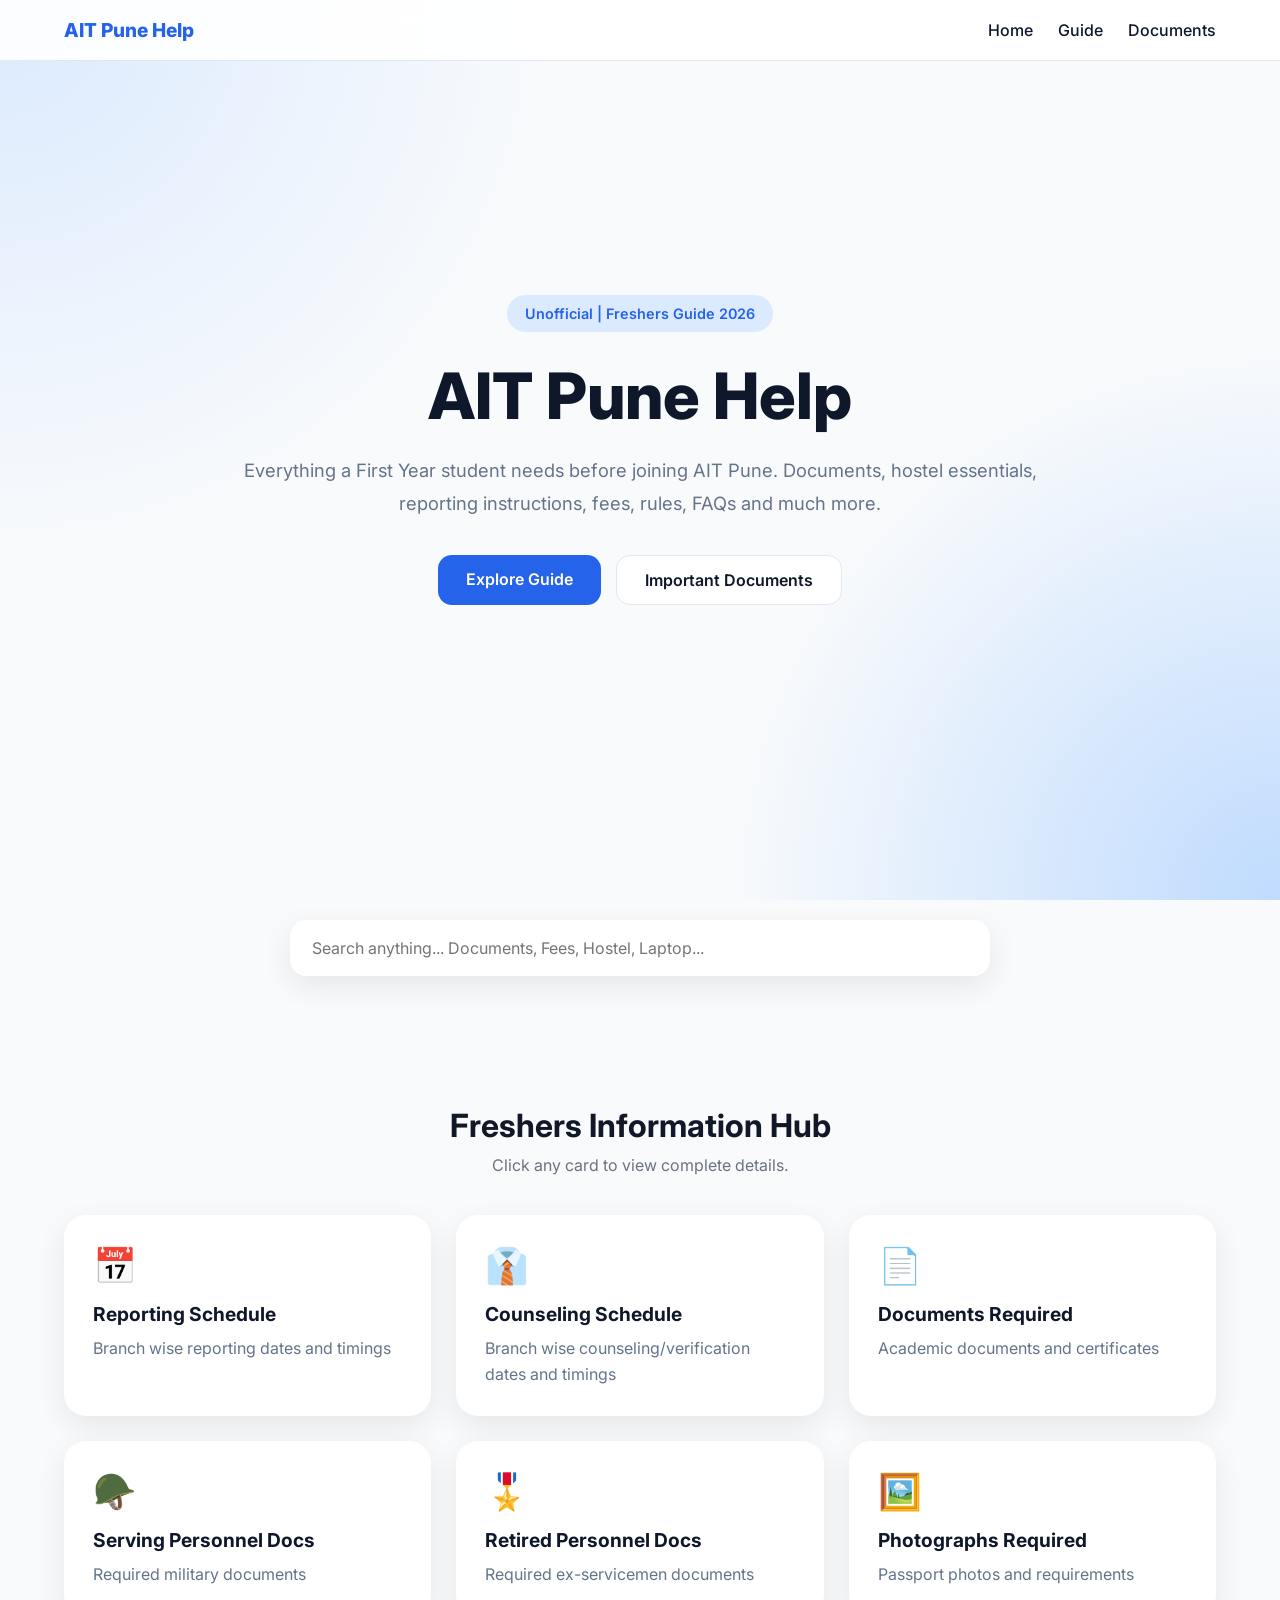
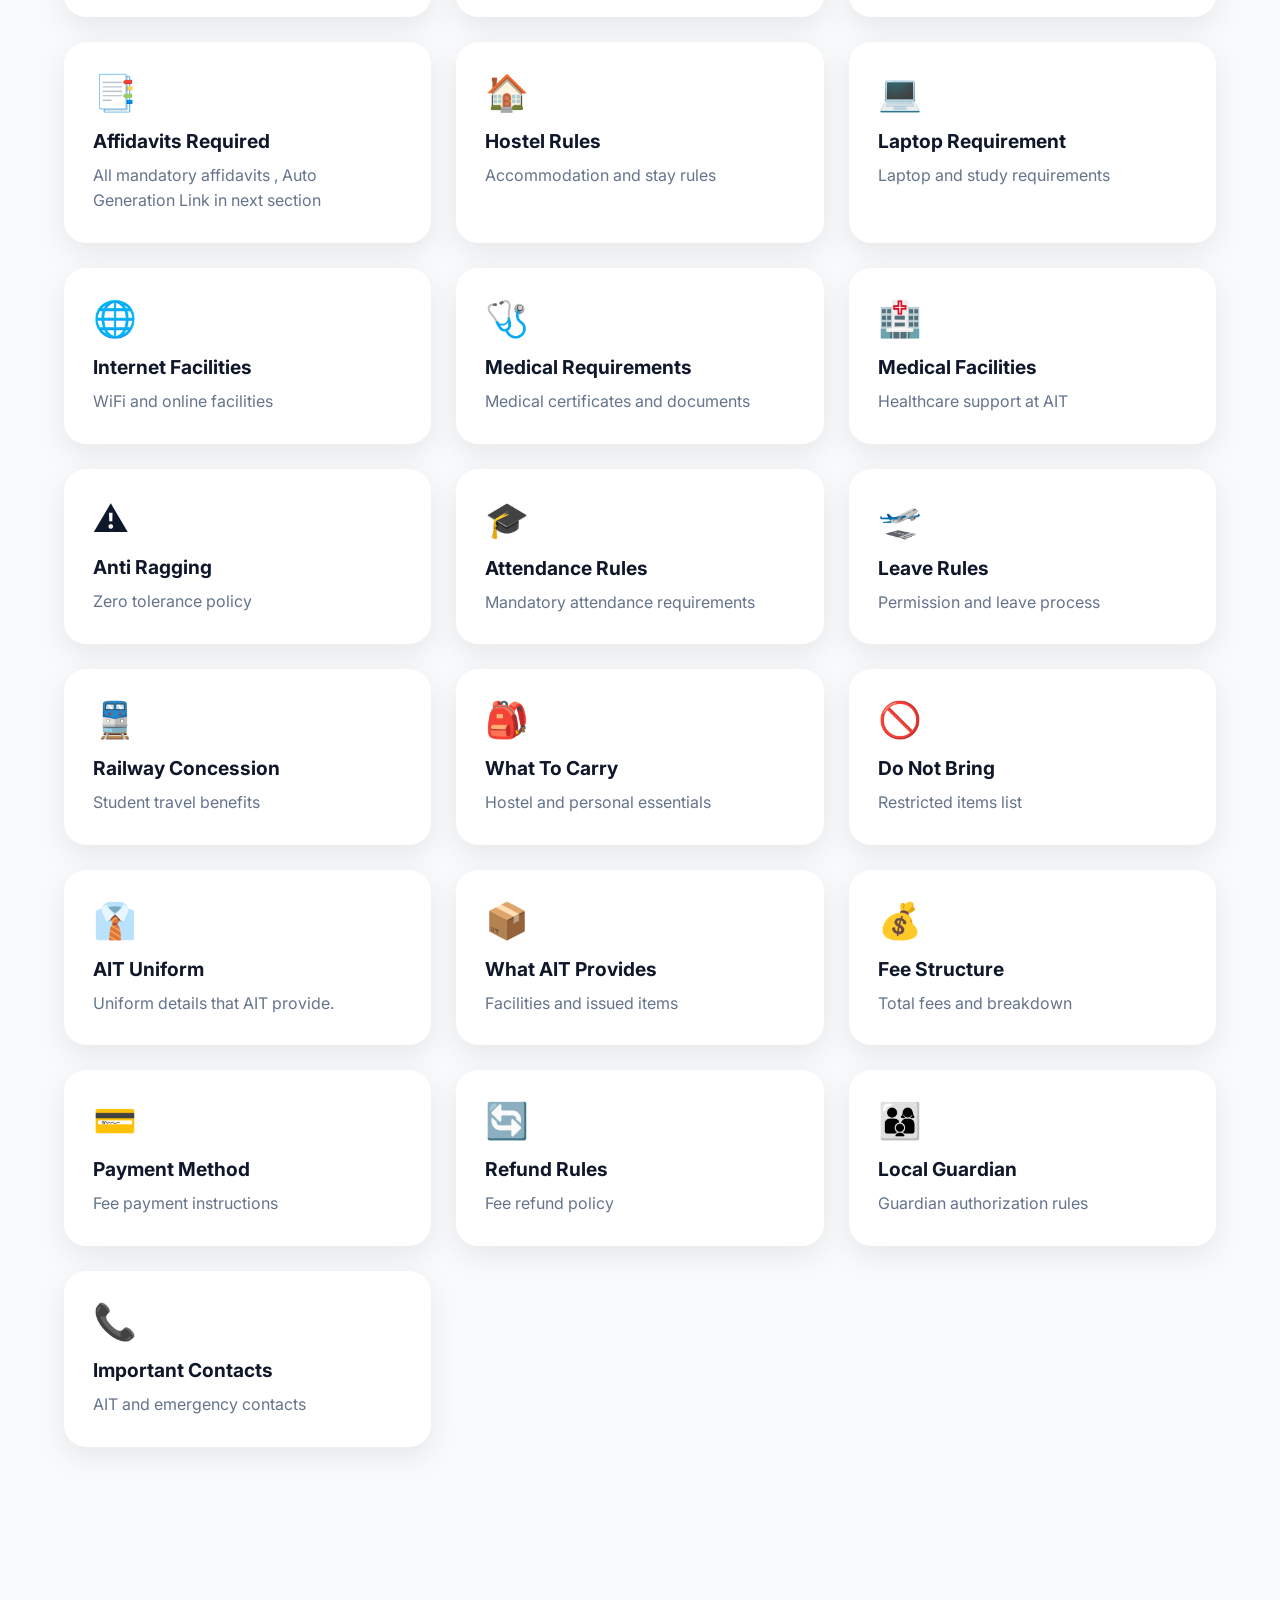
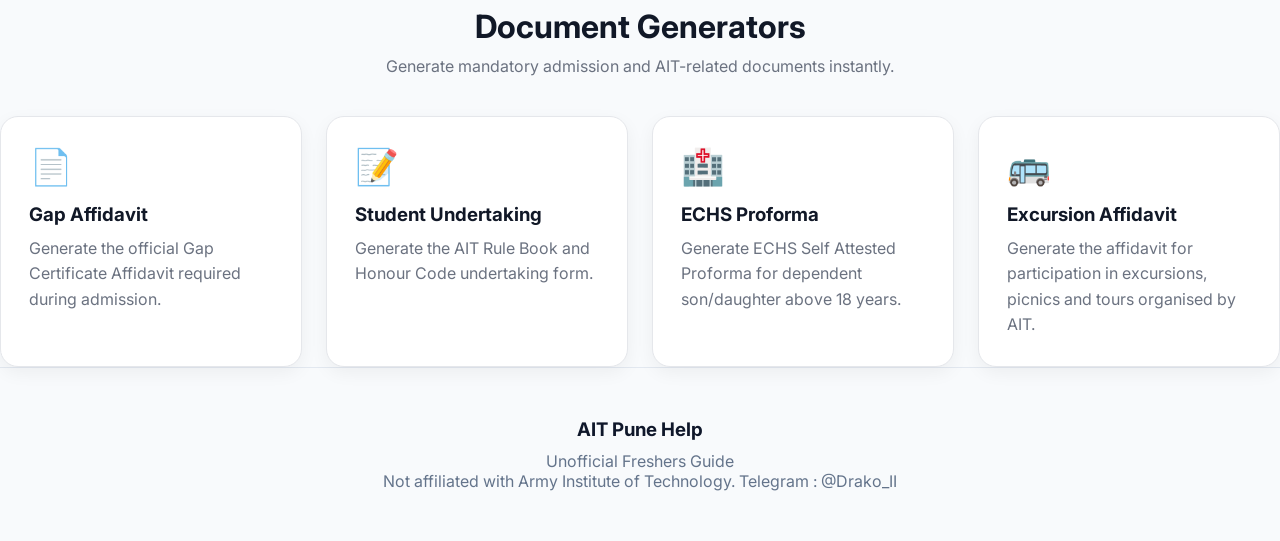
<file: index.html>
<!DOCTYPE html>
<html lang="en">

<head>
    <meta charset="UTF-8">
    <meta name="viewport" content="width=device-width, initial-scale=1.0">
    <title>AIT Pune Help Unofficial | Freshers Guide</title>

    <link rel="stylesheet" href="style.css">

    <link href="https://fonts.googleapis.com/css2?family=Inter:wght@300;400;500;600;700;800&display=swap"
        rel="stylesheet">
</head>

<body>

    <!-- ================= NAVBAR ================= -->

    <nav class="navbar">
        <div class="container nav-container">

            <div class="logo">
                AIT Pune Help
            </div>

            <ul class="nav-links">
                <li><a href="#">Home</a></li>
                <li><a href="#guide">Guide</a></li>
                <li><a href="#documents">Documents</a></li>

            </ul>

        </div>
    </nav>

    <!-- ================= HERO ================= -->

    <section class="hero">

        <div class="hero-content">

            <span class="badge">
                Unofficial | Freshers Guide 2026
            </span>

            <h1>
                AIT Pune Help
            </h1>

            <p>
                Everything a First Year student needs before joining AIT Pune.
                Documents, hostel essentials, reporting instructions, fees,
                rules, FAQs and much more.
            </p>

            <div class="hero-buttons">
                <a href="#guide" class="btn primary-btn">
                    Explore Guide
                </a>

                <a href="#documents" class="btn secondary-btn">
                    Important Documents
                </a>
            </div>

        </div>

    </section>

    <!-- ================= SEARCH ================= -->

    <section class="search-section">

        <div class="container">

            <input type="text" id="searchInput" placeholder="Search anything... Documents, Fees, Hostel, Laptop...">

        </div>

    </section>

    <!-- ================= CARDS ================= -->

    <section class="cards-section" id="guide">

        <div class="container">

            <div class="section-header">

                <h2>Freshers Information Hub</h2>

                <p>
                    Click any card to view complete details.
                </p>

            </div>

            <div class="cards-grid" id="cardsContainer">

                <!-- Card 1 -->
                <div class="info-card" data-card="reporting">
                    <div class="card-icon">📅</div>
                    <h3>Reporting Schedule</h3>
                    <p>Branch wise reporting dates and timings</p>
                </div>
                <!-- Card 2 -->
                <div class="info-card" data-card="council">
                    <div class="card-icon">👔</div>
                    <h3>Counseling Schedule</h3>
                    <p>Branch wise counseling/verification dates and timings</p>
                </div>

                <!-- Card 2 -->
                <div class="info-card" data-card="documents">
                    <div class="card-icon">📄</div>
                    <h3>Documents Required</h3>
                    <p>Academic documents and certificates</p>
                </div>

                <!-- Card 3 -->
                <div class="info-card" data-card="serving">
                    <div class="card-icon">🪖</div>
                    <h3>Serving Personnel Docs</h3>
                    <p>Required military documents</p>
                </div>

                <!-- Card 4 -->
                <div class="info-card" data-card="retired">
                    <div class="card-icon">🎖️</div>
                    <h3>Retired Personnel Docs</h3>
                    <p>Required ex-servicemen documents</p>
                </div>

                <!-- Card 5 -->
                <div class="info-card" data-card="photos">
                    <div class="card-icon">🖼️</div>
                    <h3>Photographs Required</h3>
                    <p>Passport photos and requirements</p>
                </div>

                <!-- Card 6 -->
                <div class="info-card" data-card="affidavits">
                    <div class="card-icon">📑</div>
                    <h3>Affidavits Required</h3>
                    <p>All mandatory affidavits , Auto Generation Link in next section</p>
                </div>

                <!-- Card 7 -->
                <div class="info-card" data-card="hostel">
                    <div class="card-icon">🏠</div>
                    <h3>Hostel Rules</h3>
                    <p>Accommodation and stay rules</p>
                </div>

                <!-- Card 8 -->
                <div class="info-card" data-card="laptop">
                    <div class="card-icon">💻</div>
                    <h3>Laptop Requirement</h3>
                    <p>Laptop and study requirements</p>
                </div>

                <!-- Card 9 -->
                <div class="info-card" data-card="wifi">
                    <div class="card-icon">🌐</div>
                    <h3>Internet Facilities</h3>
                    <p>WiFi and online facilities</p>
                </div>

                <!-- Card 10 -->
                <div class="info-card" data-card="medical">
                    <div class="card-icon">🩺</div>
                    <h3>Medical Requirements</h3>
                    <p>Medical certificates and documents</p>
                </div>

                <!-- Card 11 -->
                <div class="info-card" data-card="facilities">
                    <div class="card-icon">🏥</div>
                    <h3>Medical Facilities</h3>
                    <p>Healthcare support at AIT</p>
                </div>

                <!-- Card 12 -->
                <div class="info-card" data-card="ragging">
                    <div class="card-icon">⚠️</div>
                    <h3>Anti Ragging</h3>
                    <p>Zero tolerance policy</p>
                </div>

                <!-- Card 13 -->
                <div class="info-card" data-card="attendance">
                    <div class="card-icon">🎓</div>
                    <h3>Attendance Rules</h3>
                    <p>Mandatory attendance requirements</p>
                </div>

                <!-- Card 14 -->
                <div class="info-card" data-card="leave">
                    <div class="card-icon">🛫</div>
                    <h3>Leave Rules</h3>
                    <p>Permission and leave process</p>
                </div>

                <!-- Card 15 -->
                <div class="info-card" data-card="railway">
                    <div class="card-icon">🚆</div>
                    <h3>Railway Concession</h3>
                    <p>Student travel benefits</p>
                </div>

                <!-- Card 16 -->
                <div class="info-card" data-card="carry">
                    <div class="card-icon">🎒</div>
                    <h3>What To Carry</h3>
                    <p>Hostel and personal essentials</p>
                </div>

                <!-- Card 17 -->
                <div class="info-card" data-card="avoid">
                    <div class="card-icon">🚫</div>
                    <h3>Do Not Bring</h3>
                    <p>Restricted items list</p>
                </div>

                <!-- Card 18 -->
                <div class="info-card" data-card="uniform">
                    <div class="card-icon">👔</div>
                    <h3>AIT Uniform</h3>
                    <p>Uniform details that AIT provide.</p>
                </div>

                <!-- Card 19 -->
                <div class="info-card" data-card="provide">
                    <div class="card-icon">📦</div>
                    <h3>What AIT Provides</h3>
                    <p>Facilities and issued items</p>
                </div>

                <!-- Card 20 -->
                <div class="info-card" data-card="fees">
                    <div class="card-icon">💰</div>
                    <h3>Fee Structure</h3>
                    <p>Total fees and breakdown</p>
                </div>

                <!-- Card 21 -->
                <div class="info-card" data-card="payment">
                    <div class="card-icon">💳</div>
                    <h3>Payment Method</h3>
                    <p>Fee payment instructions</p>
                </div>

                <!-- Card 22 -->
                <div class="info-card" data-card="refund">
                    <div class="card-icon">🔄</div>
                    <h3>Refund Rules</h3>
                    <p>Fee refund policy</p>
                </div>

                <!-- Card 23 -->
                <div class="info-card" data-card="guardian">
                    <div class="card-icon">👨‍👩‍👦</div>
                    <h3>Local Guardian</h3>
                    <p>Guardian authorization rules</p>
                </div>

                <!-- Card 24 -->
                <div class="info-card" data-card="contacts">
                    <div class="card-icon">📞</div>
                    <h3>Important Contacts</h3>
                    <p>AIT and emergency contacts</p>
                </div>

            </div>

        </div>

    </section>
    <section class="documents-section" id="documents">

        <div class="section-header">
            <h2>Document Generators</h2>
            <p>
                Generate mandatory admission and AIT-related documents instantly.
            </p>
        </div>

        <div class="document-grid">

            <a href="gap-affidavit.html" class="document-card">

                <div class="document-icon">📄</div>

                <h3>Gap Affidavit</h3>

                <p>
                    Generate the official Gap Certificate Affidavit
                    required during admission.
                </p>

            </a>

            <a href="undertaking.html" class="document-card">

                <div class="document-icon">📝</div>

                <h3>Student Undertaking</h3>

                <p>
                    Generate the AIT Rule Book and Honour Code
                    undertaking form.
                </p>

            </a>

            <a href="echs.html" class="document-card">

                <div class="document-icon">🏥</div>

                <h3>ECHS Proforma</h3>

                <p>
                    Generate ECHS Self Attested Proforma for
                    dependent son/daughter above 18 years.
                </p>

            </a>

            <a href="excursion-affidavit.html" class="document-card">

                <div class="document-icon">🚌</div>

                <h3>Excursion Affidavit</h3>

                <p>
                    Generate the affidavit for participation in
                    excursions, picnics and tours organised by AIT.
                </p>

            </a>

        </div>

    </section>


    <!-- ================= FOOTER ================= -->

    <footer>

        <h3>AIT Pune Help</h3>

        <p>Unofficial Freshers Guide</p>

        <p>
            Not affiliated with Army Institute of Technology. Telegram : @Drako_II
        </p>

    </footer>

    <!-- ================= MODAL ================= -->

    <div class="modal" id="modal">

        <div class="modal-content">

            <button class="close-btn" id="closeModal">
                ×
            </button>

            <h2 id="modalTitle"></h2>

            <div id="modalBody"></div>

        </div>

    </div>

    <script src="script.js"></script>

</body>

</html>
</file>
<file: style.css>
/* ===========================
   GLOBAL
=========================== */

:root{
    --primary:#2563eb;
    --primary-light:#dbeafe;
    --bg:#f8fafc;
    --white:#ffffff;
    --text:#0f172a;
    --muted:#64748b;
    --border:#e2e8f0;
    --shadow:0 10px 30px rgba(0,0,0,0.08);
}

*{
    margin:0;
    padding:0;
    box-sizing:border-box;
    font-family:'Inter',sans-serif;
}

html{
    scroll-behavior:smooth;
}

body{
    background:var(--bg);
    color:var(--text);
    overflow-x:hidden;
}

.container{
    width:90%;
    max-width:1400px;
    margin:auto;
}

/* ===========================
   NAVBAR
=========================== */

.navbar{
    position:fixed;
    top:0;
    left:0;
    width:100%;
    background:rgba(255,255,255,0.9);
    backdrop-filter:blur(12px);
    border-bottom:1px solid var(--border);
    z-index:1000;
}

.nav-container{
    display:flex;
    justify-content:space-between;
    align-items:center;
    padding:18px 0;
}

.logo{
    font-size:1.2rem;
    font-weight:800;
    color:var(--primary);
}

.nav-links{
    display:flex;
    list-style:none;
    gap:25px;
}

.nav-links a{
    text-decoration:none;
    color:var(--text);
    font-weight:500;
    transition:.3s;
}

.nav-links a:hover{
    color:var(--primary);
}

/* ===========================
   HERO
=========================== */

.hero{
    min-height:100vh;
    display:flex;
    justify-content:center;
    align-items:center;
    text-align:center;
    padding:120px 20px;

    background:
    radial-gradient(circle at top left,#dbeafe,transparent 35%),
    radial-gradient(circle at bottom right,#bfdbfe,transparent 35%);
}

.hero-content{
    max-width:850px;
}

.badge{
    display:inline-block;
    padding:10px 18px;
    background:var(--primary-light);
    color:var(--primary);
    border-radius:999px;
    font-size:.9rem;
    font-weight:600;
    margin-bottom:25px;
}

.hero h1{
    font-size:4rem;
    font-weight:800;
    margin-bottom:20px;
}

.hero p{
    color:var(--muted);
    font-size:1.15rem;
    line-height:1.8;
    margin-bottom:35px;
}

.hero-buttons{
    display:flex;
    justify-content:center;
    gap:15px;
    flex-wrap:wrap;
}

.btn{
    text-decoration:none;
    padding:14px 28px;
    border-radius:14px;
    font-weight:600;
    transition:.3s;
}

.primary-btn{
    background:var(--primary);
    color:white;
}

.secondary-btn{
    background:white;
    color:var(--text);
    border:1px solid var(--border);
}

.btn:hover{
    transform:translateY(-4px);
}

/* ===========================
   SEARCH
=========================== */

.search-section{
    padding:20px 0 50px;
}

#searchInput{
    width:100%;
    max-width:700px;
    display:block;
    margin:auto;
    padding:18px 22px;
    border:none;
    border-radius:16px;
    box-shadow:var(--shadow);
    font-size:1rem;
    outline:none;
}

/* ===========================
   SECTION TITLE
=========================== */

.section-header{
    text-align:center;
    margin-bottom:50px;
}

.section-header h2{
    font-size:2.7rem;
    margin-bottom:10px;
}

.section-header p{
    color:var(--muted);
}

/* ===========================
   CARDS
=========================== */

.cards-section{
    padding:80px 0;
}

.cards-grid{
    display:grid;
    grid-template-columns:
    repeat(auto-fit,minmax(280px,1fr));

    gap:25px;
}

.info-card{
    background:white;
    border-radius:22px;
    padding:28px;
    box-shadow:var(--shadow);
    cursor:pointer;
    transition:.3s;
    border:1px solid transparent;
}

.info-card:hover{
    transform:translateY(-8px);
    border-color:#bfdbfe;
}

.card-icon{
    font-size:2.2rem;
    margin-bottom:15px;
}

.info-card h3{
    margin-bottom:10px;
    font-size:1.2rem;
}

.info-card p{
    color:var(--muted);
    line-height:1.6;
}

/* ===========================
   COMING SOON
=========================== */

.coming-soon{
    padding:100px 0;
}

.coming-soon h2{
    text-align:center;
    margin-bottom:40px;
    font-size:2.5rem;
}

.future-grid{
    display:flex;
    flex-wrap:wrap;
    justify-content:center;
    gap:15px;
}

.future-item{
    background:white;
    padding:15px 25px;
    border-radius:999px;
    box-shadow:var(--shadow);
}

/* ===========================
   FOOTER
=========================== */

footer{
    text-align:center;
    padding:50px 20px;
    border-top:1px solid var(--border);
    color:var(--muted);
}

footer h3{
    color:var(--text);
    margin-bottom:10px;
}

/* ===========================
   MODAL
=========================== */

.modal{
    position:fixed;
    inset:0;
    background:rgba(0,0,0,0.6);

    display:none;
    justify-content:center;
    align-items:center;

    padding:20px;
    z-index:9999;
}

.modal.active{
    display:flex;
}

.modal-content{
    background:white;
    width:100%;
    max-width:800px;
    max-height:85vh;
    overflow-y:auto;

    border-radius:24px;
    padding:35px;

    position:relative;
    animation:popup .25s ease;
}

@keyframes popup{
    from{
        opacity:0;
        transform:translateY(20px);
    }
    to{
        opacity:1;
        transform:translateY(0);
    }
}

.close-btn{
    position:absolute;
    right:20px;
    top:15px;

    border:none;
    background:none;

    font-size:2rem;
    cursor:pointer;
}

#modalTitle{
    margin-bottom:25px;
    font-size:2rem;
}

#modalBody{
    line-height:1.9;
}

#modalBody ul{
    padding-left:20px;
}

#modalBody li{
    margin-bottom:10px;
}

/* ===========================
   SCROLLBAR
=========================== */

::-webkit-scrollbar{
    width:8px;
}

::-webkit-scrollbar-thumb{
    background:#cbd5e1;
    border-radius:999px;
}

/* ===========================
   MOBILE
=========================== */

@media(max-width:768px){

    .hero h1{
        font-size:2.7rem;
    }

    .hero p{
        font-size:1rem;
    }

    .nav-links{
        gap:12px;
        font-size:.85rem;
    }

    .cards-grid{
        grid-template-columns:1fr;
    }

    .section-header h2{
        font-size:2rem;
    }

    .modal-content{
        padding:25px;
    }
}
.documents-section{

    margin-top:80px;

}

.section-header{

    text-align:center;

    margin-bottom:40px;

}

.section-header h2{

    font-size:2rem;

    margin-bottom:10px;

    color:#111827;

}

.section-header p{

    color:#6b7280;

}

.document-grid{

    display:grid;

    grid-template-columns:
    repeat(auto-fit,minmax(260px,1fr));

    gap:24px;

}

.document-card{

    background:white;

    border:1px solid #e5e7eb;

    border-radius:18px;

    padding:28px;

    text-decoration:none;

    color:inherit;

    transition:.25s;

    box-shadow:
    0 6px 18px rgba(0,0,0,.05);

}

.document-card:hover{

    transform:translateY(-6px);

    box-shadow:
    0 15px 30px rgba(0,0,0,.08);

}

.document-icon{

    font-size:2.2rem;

    margin-bottom:15px;

}

.document-card h3{

    margin-bottom:10px;

    color:#111827;

}

.document-card p{

    color:#6b7280;

    line-height:1.6;

}
</file>
